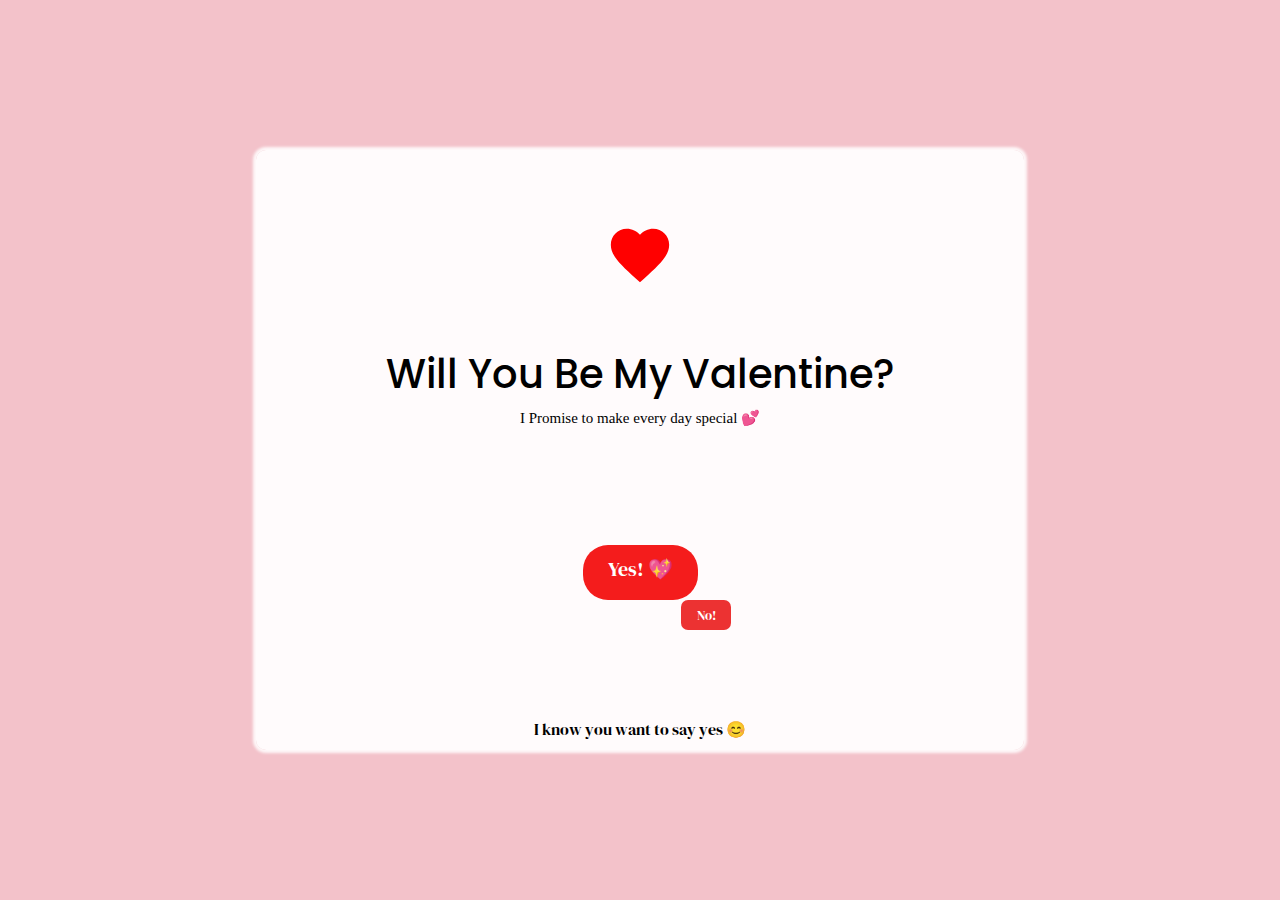
<file: index.html>
<!--Valentine Card-->

<!DOCTYPE html>
<html lang="en">

<head>
    <meta charset="UTF-8">
    <meta name="viewport" content="width=device-width, initial-scale=1.0">
    <title>Card</title>
    <link rel="stylesheet" href="./style.css">
</head>

<body>

    <div id="container">

        <div id="main">

            <div id="heartlogo">
                <!-- <img width="50" height="50" src="https://img.icons8.com/skeuomorphism/50/like.png" alt="like"/> -->
                <svg xmlns="http://www.w3.org/2000/svg" viewBox="0 0 24 24" width="100" height="100">
                    <path fill="#FF0000"
                    d="M12 21.35l-1.45-1.32C5.4 15.36 2 12.28 2 8.5 2 5.42 4.42 3 7.5 3c1.74 0 3.41.81 4.5 2.09C13.09 3.81 14.76 3 16.5 3 19.58 3 22 5.42 22 8.5c0 3.78-3.4 6.86-8.55 11.54L12 21.35z" />
                </svg>
                <!-- <img width="64" height="64" src="https://img.icons8.com/arcade/64/like.png" alt="like" /> -->
            </div>

            <div id="text1">Will You Be My Valentine?</div>
            <p id="para">I Promise to make every day special 💕</p>

            <a href="index2.html" id="submit">Yes! 💖</a> <!--After clicking yes we shift him to
                new html page so use anchor tag here-->

            <p id="footer">I know you want to say yes 😊</p>

            <div class="noContainer">
                <div id="box">
                    <button id="no" type="submit">No!</button>
                </div>
            </div>
            
        </div>



    </div>


</body>
<script src="./script.js"></script>

</html>
</file>
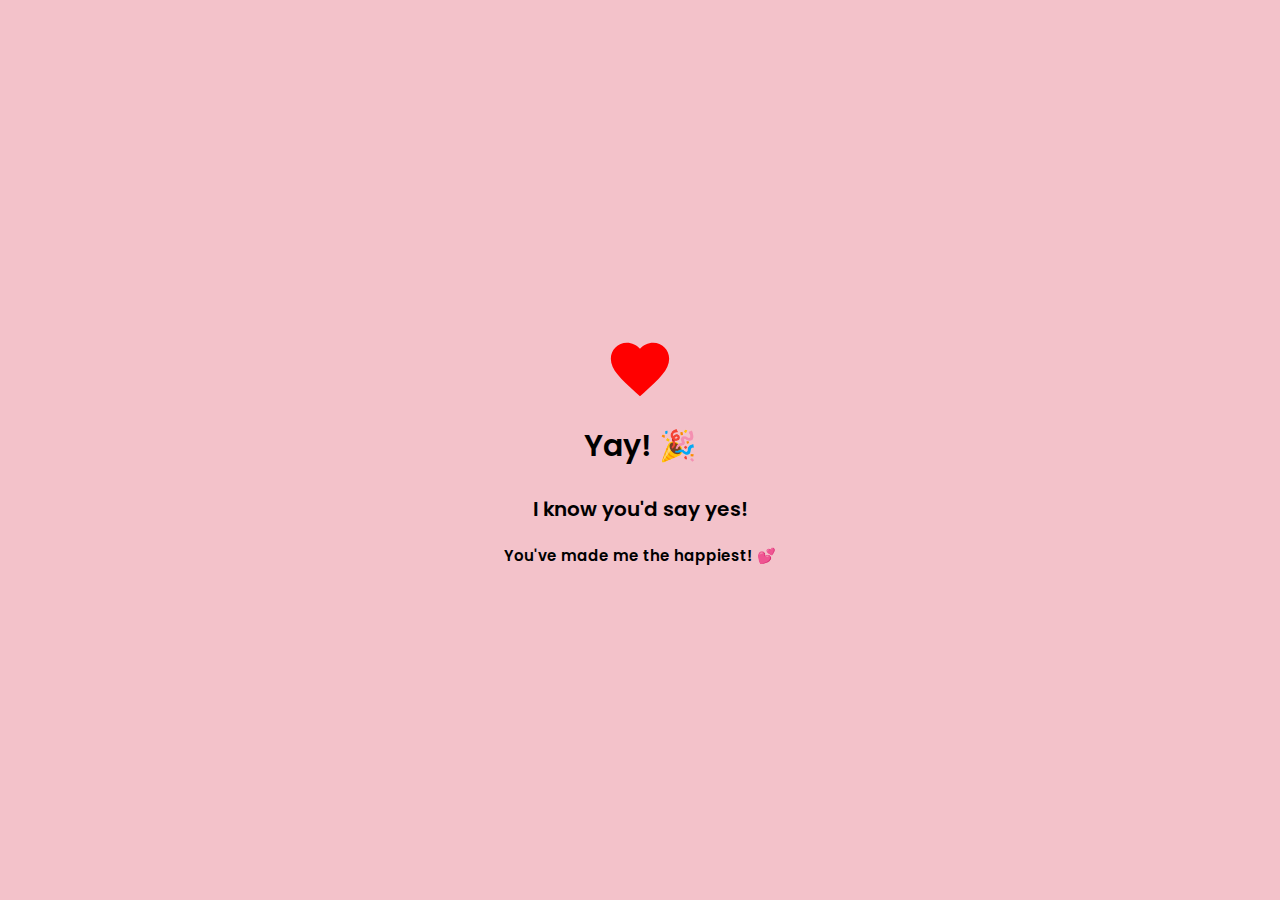
<file: index2.html>
<!DOCTYPE html>
<html lang="en">
<head>
    <meta charset="UTF-8">
    <meta name="viewport" content="width=device-width, initial-scale=1.0">
    <title>Welcome</title>
    <link rel="stylesheet" href="./style2.css">
</head>
<body>

    <div class="container">
        <div id="heartlogo">
                <!-- <img width="50" height="50" src="https://img.icons8.com/skeuomorphism/50/like.png" alt="like"/> -->
                <svg xmlns="http://www.w3.org/2000/svg" viewBox="0 0 24 24" width="100" height="100">
                    <path fill="#FF0000"
                    d="M12 21.35l-1.45-1.32C5.4 15.36 2 12.28 2 8.5 2 5.42 4.42 3 7.5 3c1.74 0 3.41.81 4.5 2.09C13.09 3.81 14.76 3 16.5 3 19.58 3 22 5.42 22 8.5c0 3.78-3.4 6.86-8.55 11.54L12 21.35z" />
                </svg>
                <!-- <img width="64" height="64" src="https://img.icons8.com/arcade/64/like.png" alt="like" /> -->
        </div>

        <div class="text first">Yay! 🎉</div>
        <div class="text second">I know you'd say yes!</div>
        <div class="text third">You've made me the happiest! 💕</div>
    </div>
    
</body>
</html>
</file>
<file: style.css>
@import url('https://fonts.googleapis.com/css2?family=Baloo+2:wght@400..800&family=Edu+NSW+ACT+Cursive:wght@400..700&family=Poppins:ital,wght@0,100;0,200;0,300;0,400;0,500;0,600;0,700;0,800;0,900;1,100;1,200;1,300;1,400;1,500;1,600;1,700;1,800;1,900&display=swap');

@import url('https://fonts.googleapis.com/css2?family=Baloo+2:wght@400..800&family=DM+Serif+Display:ital@0;1&family=Edu+NSW+ACT+Cursive:wght@400..700&family=Poppins:ital,wght@0,100;0,200;0,300;0,400;0,500;0,600;0,700;0,800;0,900;1,100;1,200;1,300;1,400;1,500;1,600;1,700;1,800;1,900&display=swap');

*{
    margin: 0px;
    padding: 0px;
    box-sizing: border-box;
}

#container{
    height: 100vh;
    display: flex;
    justify-content: center;
    align-items: center;
    background-color: rgba(243, 192, 200, 0.971);
}

#main{
    height: 200px;
    background-color: rgba(255, 255, 255, 0.936);
    width: 60%;
    height: 600px;
    border-radius: 10px;
    /* border: 2px solid rgba(244, 150, 150, 0.212); */
    
    box-shadow: 0px 0px 3px 3px rgba(255, 255, 255, 0.891);

    display: flex;
    flex-direction: column;
    align-items: center;

    position: relative;
    
}

#heartlogo svg{
    margin-top: 70px;

    height: 70px;
    width: 70px;
    animation: motion;
    animation-timing-function: ease;
    animation-duration: 600ms;
    animation-iteration-count: infinite;
    animation-direction: alternate;
}

@keyframes motion {
    from{
        scale: 1;
    }

    to{
        scale:1.3;
    }  
}

#text1{
    font-family: "Poppins", sans-serif;
    font-weight: 500;
    font-style: normal;
    text-align: center;

    font-size: 40px;

    margin-top: 50px;
    margin-bottom: 5px;

}

#para{
    font-size: 15px;
}

#submit{
    text-decoration: none;
    margin-top: 60px;
    padding: 10px 25px;
    font-size: 20px;
    border-radius: 25px;

    /* box-shadow: 0px 0px 3px 1px rgba(255, 0, 0, 0.839); */
    background-color: rgb(244, 28, 28);

    height: 55px;

    font-family: "DM Serif Display", serif;
    font-weight: 400;
    font-style: normal;
    color: white;

    transition: all;
    transition-duration: 500ms;
    transition-timing-function: ease;
    position: absolute;
    bottom:150px;
    z-index: 10;
}

#submit:hover{
    cursor: pointer;
    transform: scale(1.1);
}

#footer{
    margin-top: 100px;
    font-family: "DM Serif Display", serif;
    font-weight: 400;
    font-style: normal;

    font-weight: 100;
    position: absolute;
    bottom: 10px;
}

.noContainer{
    /* background-color: red; */
    width: 95%;
    margin-top: 10px;
    height: 210px;
    position: relative;
}
#box{
    position: absolute;
    /* bottom: 0px; */
    top: 0px;
    padding: 5px;
    border-radius: 20px;
    /* background-color: black; */
    z-index: 100;
    left: 55%;
    top: 75%;
}

#no{
    padding: 4px 10px;
    border-radius: 7px ;

    background-color: rgba(235, 43, 43, 0.968);

    font-family: "DM Serif Display", serif;
    font-weight: 400;
    font-style: normal;
    color: white;

    border: 0px;
    padding: 5px 10px;
    width: 50px;
    height: 30px;
}
</file>
<file: style2.css>
@import url('https://fonts.googleapis.com/css2?family=Baloo+2:wght@400..800&family=DM+Serif+Display:ital@0;1&family=Edu+NSW+ACT+Cursive:wght@400..700&family=Poppins:ital,wght@0,100;0,200;0,300;0,400;0,500;0,600;0,700;0,800;0,900;1,100;1,200;1,300;1,400;1,500;1,600;1,700;1,800;1,900&display=swap');


*{
    margin: 0px;
    padding: 0px;
    box-sizing: border-box;
}

.container{
    height: 100vh;
    background-color: rgba(243, 192, 200, 0.971);

    display: flex;
    flex-direction: column;
    justify-content: center;
    align-items: center;
    gap:15px;
}

#heartlogo svg{
    height: 70px;
    width: 70px;
    animation: motion;
    animation-timing-function: ease;
    animation-duration: 600ms;
    animation-iteration-count: infinite;
    animation-direction: alternate;
}

@keyframes motion {
    from{
        scale: 1;
    }

    to{
        scale:1.3;
    }  
}

.text{
    font-family: "Poppins", sans-serif;
    font-weight: 600;
    font-style: normal;

}

.first{
    font-size: 30px;
    margin-bottom: 10px;
}

.second{
    margin-bottom: 5px;
    font-size: 20px;
}

.third{
    font-size: 15px;
}
</file>
